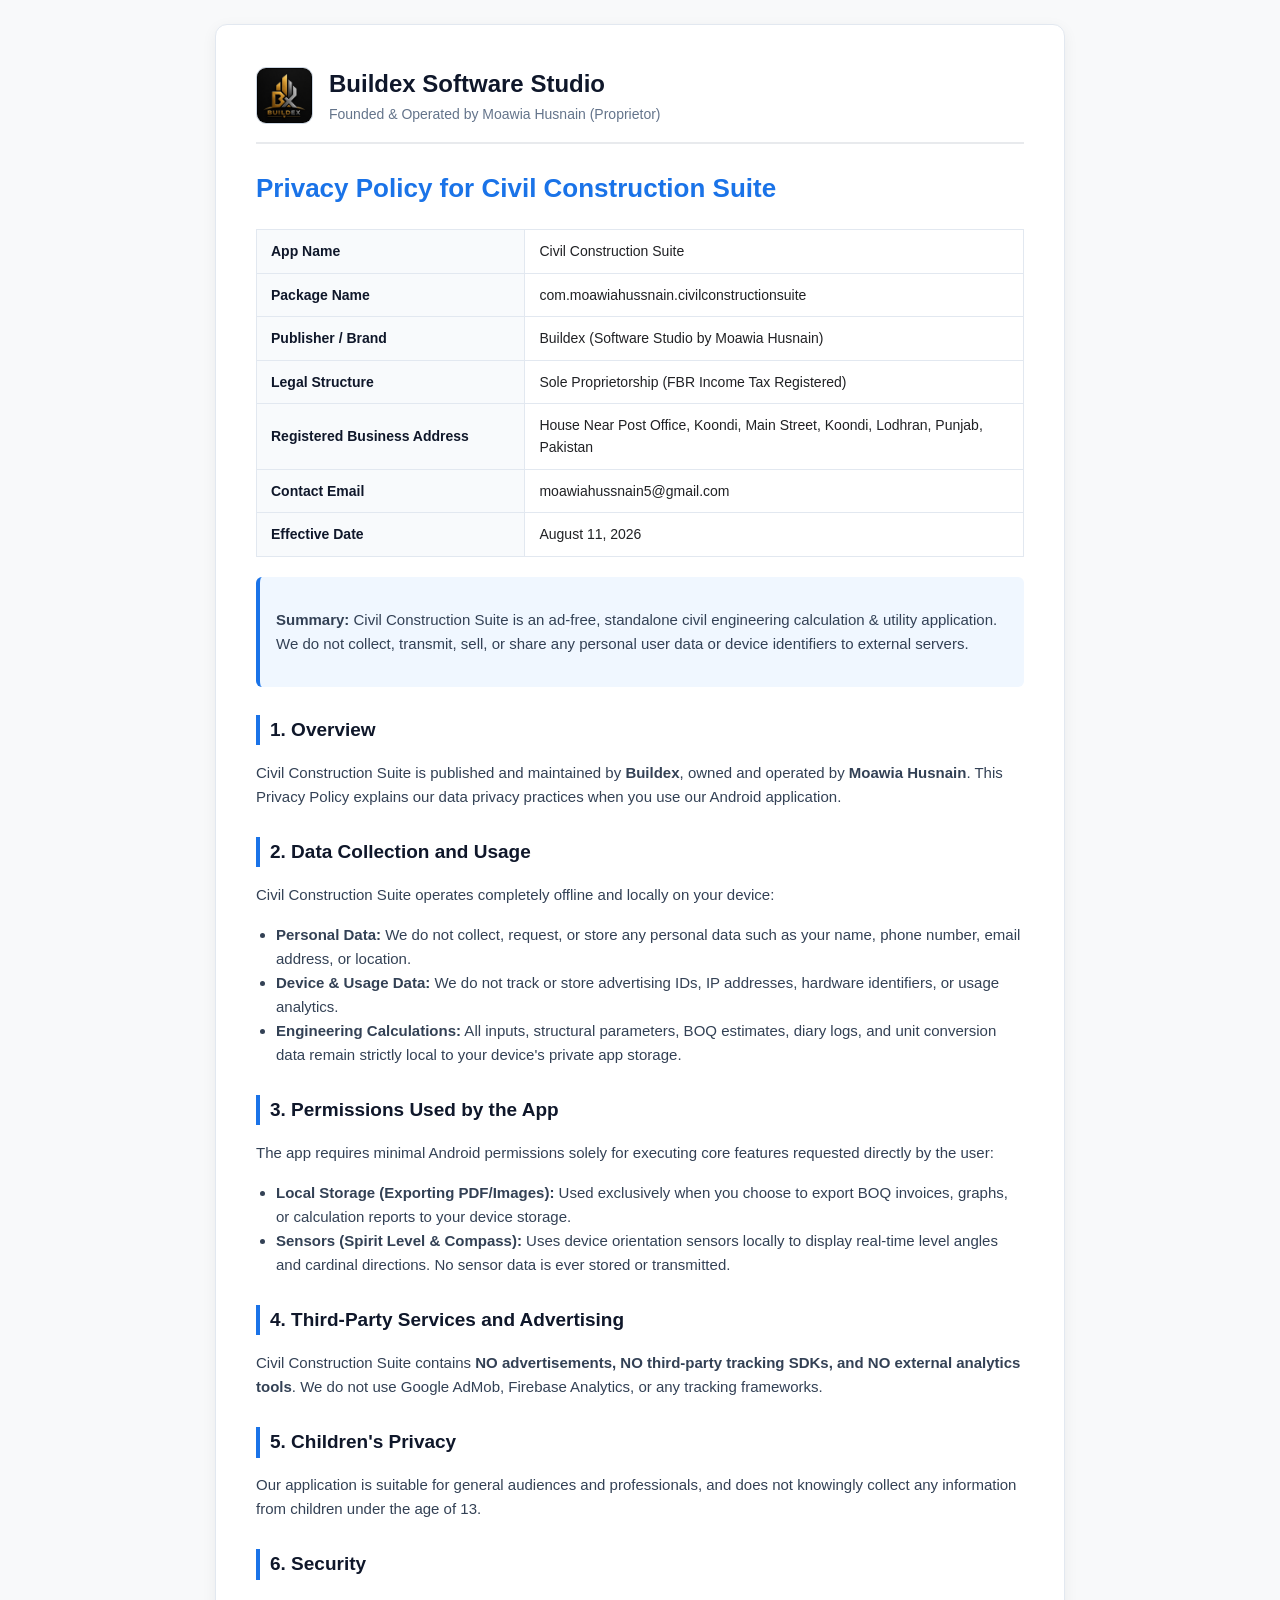
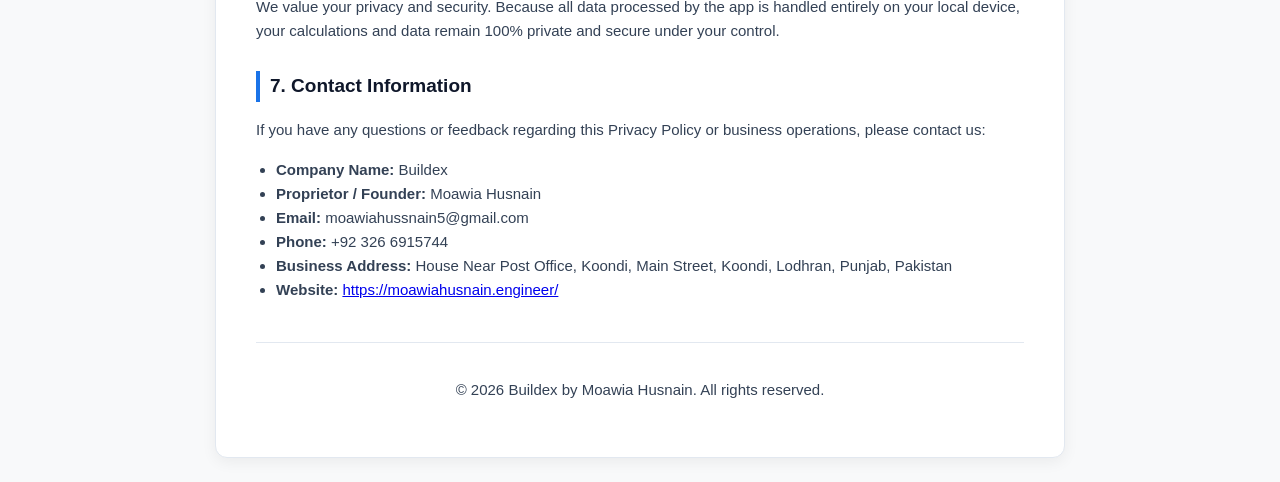
<file: privacy.html>
<!DOCTYPE html>
<html lang="en">
<head>
    <meta charset="UTF-8">
    <meta name="viewport" content="width=device-width, initial-scale=1.0">
    <title>Privacy Policy - Civil Construction Suite | Buildex</title>
    <style>
        body { font-family: -apple-system, BlinkMacSystemFont, 'Segoe UI', Roboto, Helvetica, Arial, sans-serif; line-height: 1.6; color: #202124; max-width: 850px; margin: 0 auto; padding: 24px; background-color: #f8f9fa; }
        .container { background: #ffffff; padding: 40px; border-radius: 12px; box-shadow: 0 4px 15px rgba(0,0,0,0.06); border: 1px solid #e2e8f0; }
        .brand-header { display: flex; align-items: center; gap: 16px; margin-bottom: 24px; padding-bottom: 16px; border-bottom: 2px solid #e8eaed; }
        .brand-logo { height: 55px; width: 55px; border-radius: 10px; object-fit: cover; border: 1px solid #cbd5e1; }
        .brand-title { font-size: 24px; color: #0f172a; font-weight: 700; margin: 0; }
        .brand-sub { font-size: 14px; color: #64748b; margin: 0; }
        h1 { color: #1a73e8; font-size: 26px; margin-bottom: 12px; }
        h2 { color: #0f172a; font-size: 19px; margin-top: 28px; border-left: 4px solid #1a73e8; padding-left: 10px; }
        p, li { font-size: 15px; color: #334155; }
        ul { padding-left: 20px; }
        .footer { margin-top: 40px; padding-top: 20px; border-top: 1px solid #e2e8f0; font-size: 13px; color: #64748b; text-align: center; }
        .highlight { background-color: #f0f7ff; padding: 16px; border-left: 4px solid #1a73e8; border-radius: 6px; margin: 20px 0; }
        .info-table { width: 100%; border-collapse: collapse; margin: 20px 0; font-size: 14px; }
        .info-table td, .info-table th { padding: 10px 14px; border: 1px solid #e2e8f0; text-align: left; }
        .info-table th { background: #f8fafc; color: #0f172a; font-weight: 600; width: 35%; }
    </style>
</head>
<body>
    <div class="container">
        <div class="brand-header">
            <img src="buildex_logo.jpg" alt="Buildex Logo" class="brand-logo">
            <div>
                <h1 class="brand-title">Buildex Software Studio</h1>
                <p class="brand-sub">Founded & Operated by Moawia Husnain (Proprietor)</p>
            </div>
        </div>

        <h1>Privacy Policy for Civil Construction Suite</h1>
        
        <table class="info-table">
            <tr><th>App Name</th><td>Civil Construction Suite</td></tr>
            <tr><th>Package Name</th><td>com.moawiahussnain.civilconstructionsuite</td></tr>
            <tr><th>Publisher / Brand</th><td>Buildex (Software Studio by Moawia Husnain)</td></tr>
            <tr><th>Legal Structure</th><td>Sole Proprietorship (FBR Income Tax Registered)</td></tr>
            <tr><th>Registered Business Address</th><td>House Near Post Office, Koondi, Main Street, Koondi, Lodhran, Punjab, Pakistan</td></tr>
            <tr><th>Contact Email</th><td>moawiahussnain5@gmail.com</td></tr>
            <tr><th>Effective Date</th><td>August 11, 2026</td></tr>
        </table>

        <div class="highlight">
            <p><strong>Summary:</strong> Civil Construction Suite is an ad-free, standalone civil engineering calculation & utility application. We do not collect, transmit, sell, or share any personal user data or device identifiers to external servers.</p>
        </div>

        <h2>1. Overview</h2>
        <p>Civil Construction Suite is published and maintained by <strong>Buildex</strong>, owned and operated by <strong>Moawia Husnain</strong>. This Privacy Policy explains our data privacy practices when you use our Android application.</p>

        <h2>2. Data Collection and Usage</h2>
        <p>Civil Construction Suite operates completely offline and locally on your device:</p>
        <ul>
            <li><strong>Personal Data:</strong> We do not collect, request, or store any personal data such as your name, phone number, email address, or location.</li>
            <li><strong>Device & Usage Data:</strong> We do not track or store advertising IDs, IP addresses, hardware identifiers, or usage analytics.</li>
            <li><strong>Engineering Calculations:</strong> All inputs, structural parameters, BOQ estimates, diary logs, and unit conversion data remain strictly local to your device's private app storage.</li>
        </ul>

        <h2>3. Permissions Used by the App</h2>
        <p>The app requires minimal Android permissions solely for executing core features requested directly by the user:</p>
        <ul>
            <li><strong>Local Storage (Exporting PDF/Images):</strong> Used exclusively when you choose to export BOQ invoices, graphs, or calculation reports to your device storage.</li>
            <li><strong>Sensors (Spirit Level & Compass):</strong> Uses device orientation sensors locally to display real-time level angles and cardinal directions. No sensor data is ever stored or transmitted.</li>
        </ul>

        <h2>4. Third-Party Services and Advertising</h2>
        <p>Civil Construction Suite contains <strong>NO advertisements, NO third-party tracking SDKs, and NO external analytics tools</strong>. We do not use Google AdMob, Firebase Analytics, or any tracking frameworks.</p>

        <h2>5. Children's Privacy</h2>
        <p>Our application is suitable for general audiences and professionals, and does not knowingly collect any information from children under the age of 13.</p>

        <h2>6. Security</h2>
        <p>We value your privacy and security. Because all data processed by the app is handled entirely on your local device, your calculations and data remain 100% private and secure under your control.</p>

        <h2>7. Contact Information</h2>
        <p>If you have any questions or feedback regarding this Privacy Policy or business operations, please contact us:</p>
        <ul>
            <li><strong>Company Name:</strong> Buildex</li>
            <li><strong>Proprietor / Founder:</strong> Moawia Husnain</li>
            <li><strong>Email:</strong> moawiahussnain5@gmail.com</li>
            <li><strong>Phone:</strong> +92 326 6915744</li>
            <li><strong>Business Address:</strong> House Near Post Office, Koondi, Main Street, Koondi, Lodhran, Punjab, Pakistan</li>
            <li><strong>Website:</strong> <a href="https://moawiahusnain.engineer/">https://moawiahusnain.engineer/</a></li>
        </ul>

        <div class="footer">
            <p>&copy; 2026 Buildex by Moawia Husnain. All rights reserved.</p>
        </div>
    </div>
</body>
</html>
</file>
